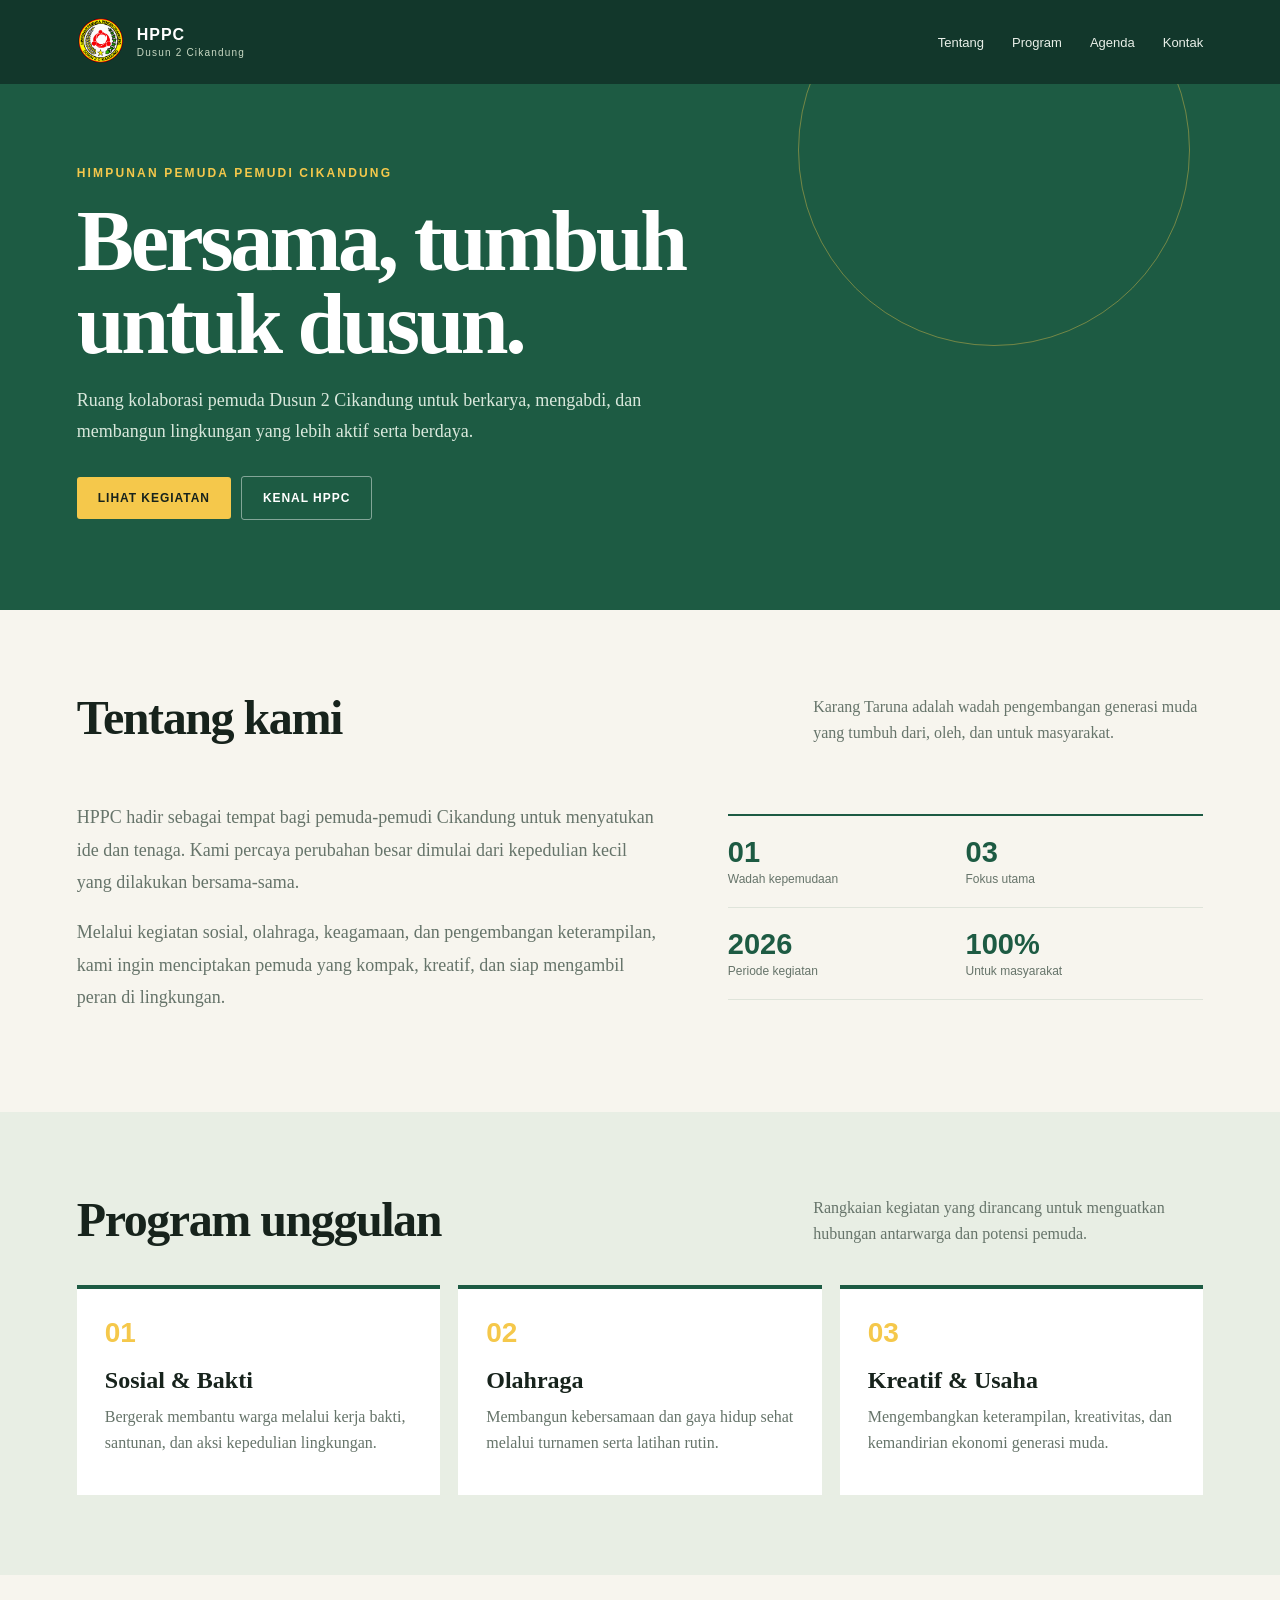
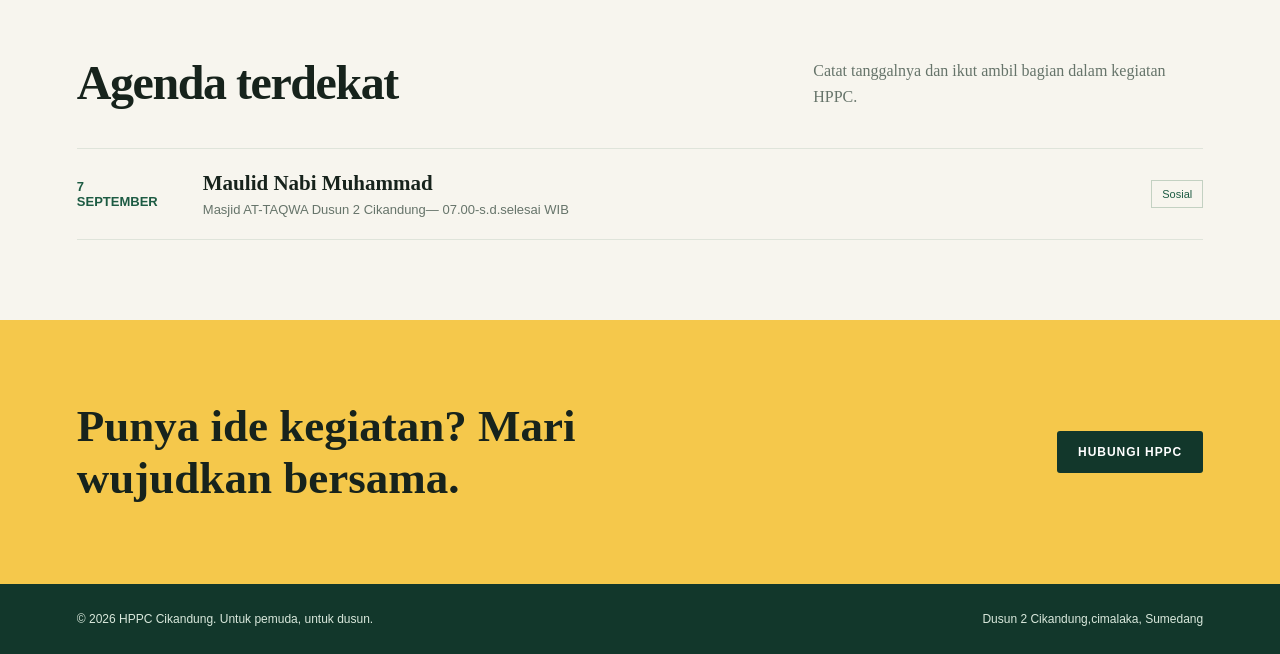
<file: index.html>
<!DOCTYPE html>
<html lang="id">
<head>
    <meta charset="UTF-8">
    <meta name="viewport" content="width=device-width, initial-scale=1.0">
    <meta name="description" content="Website resmi Karang Taruna Himpunan Pemuda Pemudi Cikandung.">
    <title>HPPC | Karang Taruna Dusun 2 Cikandung</title>
    <link rel="stylesheet" href="css/style.css">
    </style>
</head>
<body>
    <header class="topbar">
        <a class="brand" href="#beranda"><img src="logo.png" alt="Logo HPPC"><span>HPPC<small>Dusun 2 Cikandung</small></span></a>
        <button class="nav-toggle" aria-label="Buka menu navigasi" aria-expanded="false">&#9776;</button>
        <nav aria-label="Navigasi utama"><a href="#tentang">Tentang</a><a href="#program">Program</a><a href="#agenda">Agenda</a><a href="#kontak">Kontak</a></nav>
    </header>
    <main>
        <section class="hero" id="beranda"><div class="hero-inner"><div class="eyebrow">Himpunan Pemuda Pemudi Cikandung</div><h1>Bersama, tumbuh untuk dusun.</h1><p>Ruang kolaborasi pemuda Dusun 2 Cikandung untuk berkarya, mengabdi, dan membangun lingkungan yang lebih aktif serta berdaya.</p><a class="button" href="#program">Lihat kegiatan</a><a class="button alt" href="#tentang">Kenal HPPC</a></div></section>
        <section id="tentang"><div class="section-head"><h2>Tentang kami</h2><p>Karang Taruna adalah wadah pengembangan generasi muda yang tumbuh dari, oleh, dan untuk masyarakat.</p></div><div class="intro"><div class="intro-copy"><p>HPPC hadir sebagai tempat bagi pemuda-pemudi Cikandung untuk menyatukan ide dan tenaga. Kami percaya perubahan besar dimulai dari kepedulian kecil yang dilakukan bersama-sama.</p><p>Melalui kegiatan sosial, olahraga, keagamaan, dan pengembangan keterampilan, kami ingin menciptakan pemuda yang kompak, kreatif, dan siap mengambil peran di lingkungan.</p></div><div class="facts"><div class="fact"><strong>01</strong><span>Wadah kepemudaan</span></div><div class="fact"><strong>03</strong><span>Fokus utama</span></div><div class="fact"><strong>2026</strong><span>Periode kegiatan</span></div><div class="fact"><strong>100%</strong><span>Untuk masyarakat</span></div></div></div></section>
        <section class="programs" id="program"><div class="section-head"><h2>Program unggulan</h2><p>Rangkaian kegiatan yang dirancang untuk menguatkan hubungan antarwarga dan potensi pemuda.</p></div>
            <div class="cards"><article class="card"><span class="number">01</span><h3>Sosial & Bakti</h3><p>Bergerak membantu warga melalui kerja bakti, santunan, dan aksi kepedulian lingkungan.</p></article>
                <article class="card"><span class="number">02</span><h3>Olahraga</h3><p>Membangun kebersamaan dan gaya hidup sehat melalui turnamen serta latihan rutin.</p></article><article class="card"><span class="number">03</span><h3>Kreatif & Usaha</h3><p>Mengembangkan keterampilan, kreativitas, dan kemandirian ekonomi generasi muda.</p></article></div></section>
        <section id="agenda"><div class="section-head"><h2>Agenda terdekat</h2><p>Catat tanggalnya dan ikut ambil bagian dalam kegiatan HPPC.</p></div><div class="agenda-list"><article class="agenda"><div class="date">7<br>September</div><div><h3>Maulid Nabi Muhammad</h3><p>Masjid AT-TAQWA Dusun 2 Cikandung&mdash; 07.00-s.d.selesai WIB</p></div><span class="tag">Sosial</span></article>
            </section>
        <section class="cta" id="kontak"><h2>Punya ide kegiatan? Mari wujudkan bersama.</h2><a class="button" href="https://wa.me/081383925205">Hubungi HPPC</a></section>
    </main>
    <footer><p>&copy; <span id="year">2026</span> HPPC Cikandung. Untuk pemuda, untuk dusun.</p><p>Dusun 2 Cikandung,cimalaka, Sumedang</p></footer>
    <script src="js/script.js"></script>
</body>
</html>
</file>
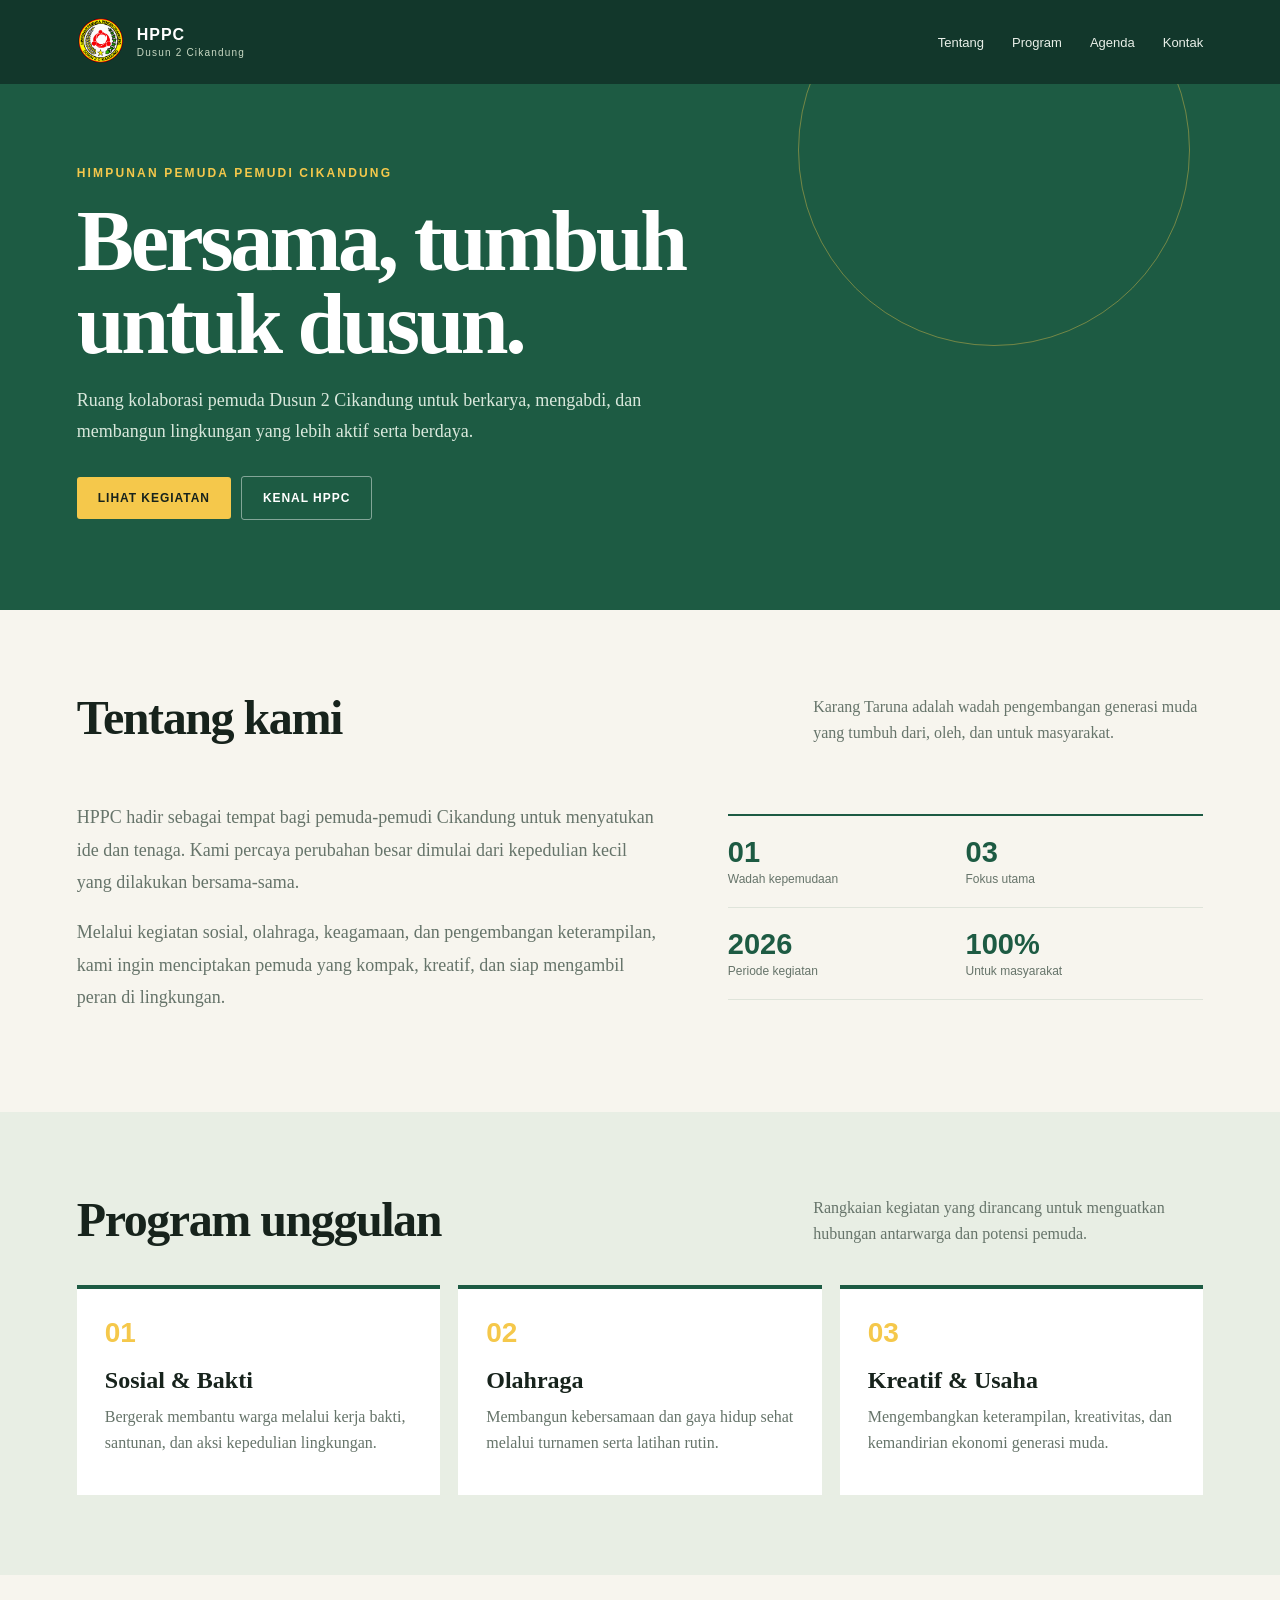
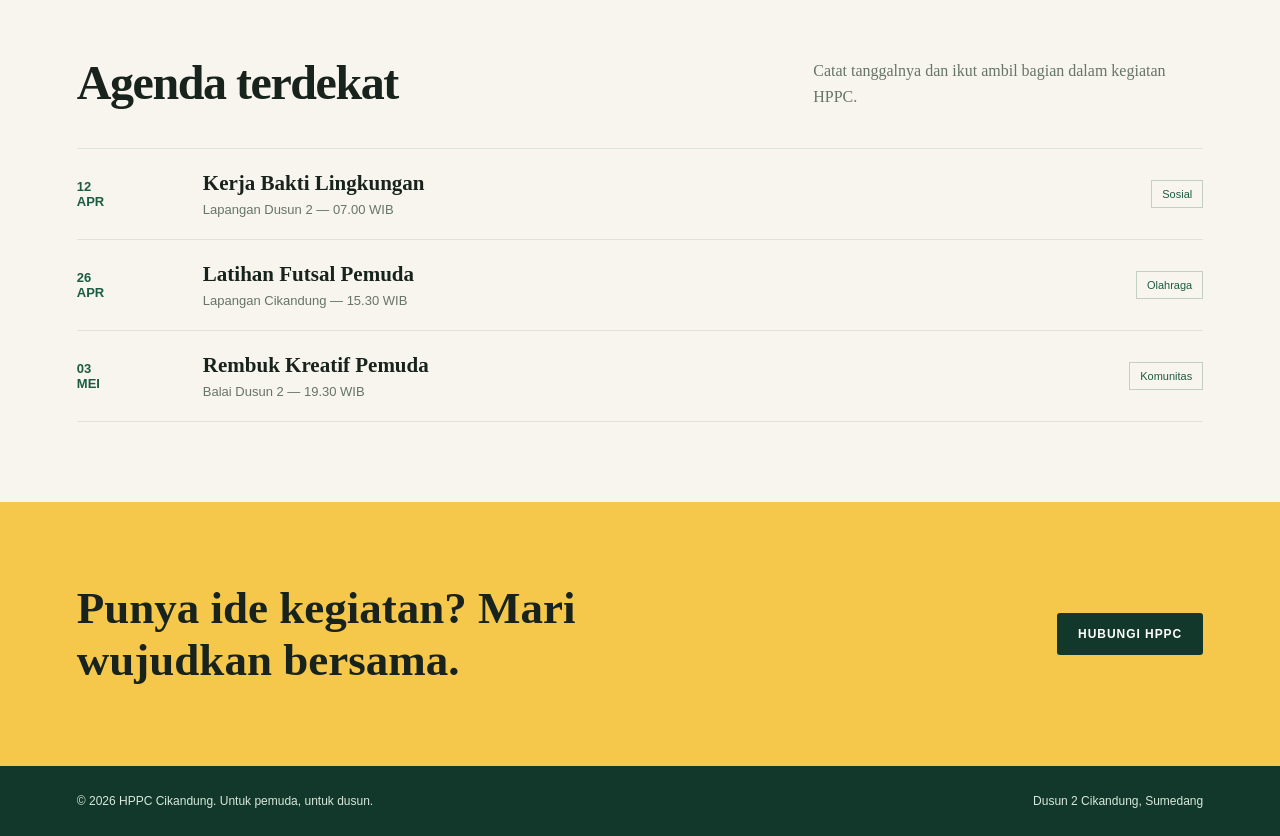
<file: hppc.html>
<!DOCTYPE html>
<html lang="id">
<head>
    <meta charset="UTF-8">
    <meta name="viewport" content="width=device-width, initial-scale=1.0">
    <meta name="description" content="Website resmi Karang Taruna Himpunan Pemuda Pemudi Cikandung.">
    <title>HPPC | Karang Taruna Dusun 2 Cikandung</title>
    <style>
        :root { --ink: #17231c; --green: #1d5b43; --deep: #12372b; --yellow: #f5c84b; --paper: #f7f5ee; --muted: #66746a; --line: #dfe4da; }
        * { box-sizing: border-box; }
        html { scroll-behavior: smooth; }
        body { margin: 0; color: var(--ink); background: var(--paper); font-family: Georgia, 'Times New Roman', serif; }
        a { color: inherit; text-decoration: none; }
        .topbar { padding: 18px 6vw; display: flex; align-items: center; justify-content: space-between; background: var(--deep); color: white; }
        .brand { display: flex; align-items: center; gap: 12px; font-family: Arial, sans-serif; font-weight: 800; letter-spacing: .06em; }
        .brand img { width: 48px; height: 48px; object-fit: contain; }
        .brand small { display: block; color: #c8d8c3; font-size: 10px; font-weight: 500; letter-spacing: .12em; margin-top: 3px; }
        nav { display: flex; gap: 28px; align-items: center; font-family: Arial, sans-serif; font-size: 13px; }
        nav a { color: #e9f0e9; transition: color .2s; } nav a:hover { color: var(--yellow); }
        .nav-toggle { display: none; border: 0; background: transparent; color: white; font-size: 25px; }
        .hero { background: var(--green); color: white; padding: 82px 6vw 90px; position: relative; overflow: hidden; }
        .hero:after { content: ''; position: absolute; width: 390px; height: 390px; border: 1px solid rgba(245,200,75,.4); border-radius: 50%; right: 7%; top: -130px; }
        .hero-inner { position: relative; z-index: 1; max-width: 760px; }
        .eyebrow { color: var(--yellow); font: 700 12px Arial, sans-serif; letter-spacing: .18em; text-transform: uppercase; }
        h1 { font-size: clamp(42px, 7vw, 86px); line-height: .96; margin: 20px 0; letter-spacing: -.04em; }
        .hero p { max-width: 580px; color: #d9e8dc; font-size: 18px; line-height: 1.7; margin-bottom: 30px; }
        .button { display: inline-block; background: var(--yellow); color: var(--ink); padding: 14px 21px; border-radius: 3px; font: 700 12px Arial, sans-serif; text-transform: uppercase; letter-spacing: .08em; }
        .button.alt { background: transparent; color: white; border: 1px solid rgba(255,255,255,.45); margin-left: 10px; }
        section { padding: 80px 6vw; } .section-head { display: flex; justify-content: space-between; align-items: end; gap: 20px; margin-bottom: 38px; }
        .section-head h2 { margin: 0; font-size: clamp(30px, 4vw, 48px); letter-spacing: -.03em; } .section-head p { max-width: 390px; color: var(--muted); line-height: 1.6; margin: 0; }
        .intro { display: grid; grid-template-columns: 1.1fr .9fr; gap: 70px; align-items: center; }
        .intro-copy p { color: var(--muted); font-size: 18px; line-height: 1.8; }
        .facts { border-top: 2px solid var(--green); display: grid; grid-template-columns: 1fr 1fr; } .fact { padding: 20px 12px 20px 0; border-bottom: 1px solid var(--line); } .fact strong { display: block; color: var(--green); font: 800 29px Arial, sans-serif; } .fact span { color: var(--muted); font: 12px Arial, sans-serif; }
        .programs { background: #e8eee4; } .cards { display: grid; grid-template-columns: repeat(3, 1fr); gap: 18px; } .card { background: white; padding: 28px; border-top: 4px solid var(--green); min-height: 210px; } .card .number { color: var(--yellow); font: 800 28px Arial, sans-serif; } .card h3 { margin: 18px 0 10px; font-size: 24px; } .card p { color: var(--muted); line-height: 1.65; margin: 0; }
        .agenda-list { border-top: 1px solid var(--line); } .agenda { display: grid; grid-template-columns: 100px 1fr auto; gap: 26px; align-items: center; padding: 22px 0; border-bottom: 1px solid var(--line); } .date { color: var(--green); font: 800 13px Arial, sans-serif; text-transform: uppercase; } .agenda h3 { margin: 0 0 6px; font-size: 21px; } .agenda p { margin: 0; color: var(--muted); font: 13px Arial, sans-serif; } .tag { border: 1px solid #c3d1c2; color: var(--green); padding: 7px 10px; font: 11px Arial, sans-serif; }
        .cta { background: var(--yellow); display: flex; justify-content: space-between; align-items: center; gap: 24px; } .cta h2 { font-size: clamp(28px, 4vw, 45px); max-width: 650px; margin: 0; } .cta .button { background: var(--deep); color: white; white-space: nowrap; }
        footer { padding: 28px 6vw; background: var(--deep); color: #d9e8dc; display: flex; justify-content: space-between; gap: 18px; font: 12px Arial, sans-serif; } footer p { margin: 0; }
        @media (max-width: 700px) { .topbar { padding: 14px 5vw; } .nav-toggle { display: block; } nav { display: none; position: absolute; left: 0; right: 0; top: 76px; padding: 20px 5vw; background: var(--deep); z-index: 4; flex-direction: column; align-items: start; } nav.open { display: flex; } .hero { padding: 65px 5vw 75px; } section { padding: 58px 5vw; } .intro, .cards { grid-template-columns: 1fr; gap: 30px; } .section-head { display: block; } .section-head p { margin-top: 14px; } .agenda { grid-template-columns: 70px 1fr; gap: 15px; } .tag { grid-column: 2; width: max-content; } .cta, footer { display: block; } .cta .button { margin-top: 22px; display: inline-block; } footer p + p { margin-top: 10px; } }
    </style>
</head>
<body>
    <header class="topbar">
        <a class="brand" href="#beranda"><img src="logo.png" alt="Logo HPPC"><span>HPPC<small>Dusun 2 Cikandung</small></span></a>
        <button class="nav-toggle" aria-label="Buka menu navigasi" aria-expanded="false">&#9776;</button>
        <nav aria-label="Navigasi utama"><a href="#tentang">Tentang</a><a href="#program">Program</a><a href="#agenda">Agenda</a><a href="#kontak">Kontak</a></nav>
    </header>
    <main>
        <section class="hero" id="beranda"><div class="hero-inner"><div class="eyebrow">Himpunan Pemuda Pemudi Cikandung</div><h1>Bersama, tumbuh untuk dusun.</h1><p>Ruang kolaborasi pemuda Dusun 2 Cikandung untuk berkarya, mengabdi, dan membangun lingkungan yang lebih aktif serta berdaya.</p><a class="button" href="#program">Lihat kegiatan</a><a class="button alt" href="#tentang">Kenal HPPC</a></div></section>
        <section id="tentang"><div class="section-head"><h2>Tentang kami</h2><p>Karang Taruna adalah wadah pengembangan generasi muda yang tumbuh dari, oleh, dan untuk masyarakat.</p></div><div class="intro"><div class="intro-copy"><p>HPPC hadir sebagai tempat bagi pemuda-pemudi Cikandung untuk menyatukan ide dan tenaga. Kami percaya perubahan besar dimulai dari kepedulian kecil yang dilakukan bersama-sama.</p><p>Melalui kegiatan sosial, olahraga, keagamaan, dan pengembangan keterampilan, kami ingin menciptakan pemuda yang kompak, kreatif, dan siap mengambil peran di lingkungan.</p></div><div class="facts"><div class="fact"><strong>01</strong><span>Wadah kepemudaan</span></div><div class="fact"><strong>03</strong><span>Fokus utama</span></div><div class="fact"><strong>2026</strong><span>Periode kegiatan</span></div><div class="fact"><strong>100%</strong><span>Untuk masyarakat</span></div></div></div></section>
        <section class="programs" id="program"><div class="section-head"><h2>Program unggulan</h2><p>Rangkaian kegiatan yang dirancang untuk menguatkan hubungan antarwarga dan potensi pemuda.</p></div><div class="cards"><article class="card"><span class="number">01</span><h3>Sosial & Bakti</h3><p>Bergerak membantu warga melalui kerja bakti, santunan, dan aksi kepedulian lingkungan.</p></article><article class="card"><span class="number">02</span><h3>Olahraga</h3><p>Membangun kebersamaan dan gaya hidup sehat melalui turnamen serta latihan rutin.</p></article><article class="card"><span class="number">03</span><h3>Kreatif & Usaha</h3><p>Mengembangkan keterampilan, kreativitas, dan kemandirian ekonomi generasi muda.</p></article></div></section>
        <section id="agenda"><div class="section-head"><h2>Agenda terdekat</h2><p>Catat tanggalnya dan ikut ambil bagian dalam kegiatan HPPC.</p></div><div class="agenda-list"><article class="agenda"><div class="date">12<br>APR</div><div><h3>Kerja Bakti Lingkungan</h3><p>Lapangan Dusun 2 &mdash; 07.00 WIB</p></div><span class="tag">Sosial</span></article><article class="agenda"><div class="date">26<br>APR</div><div><h3>Latihan Futsal Pemuda</h3><p>Lapangan Cikandung &mdash; 15.30 WIB</p></div><span class="tag">Olahraga</span></article><article class="agenda"><div class="date">03<br>MEI</div><div><h3>Rembuk Kreatif Pemuda</h3><p>Balai Dusun 2 &mdash; 19.30 WIB</p></div><span class="tag">Komunitas</span></article></div></section>
        <section class="cta" id="kontak"><h2>Punya ide kegiatan? Mari wujudkan bersama.</h2><a class="button" href="mailto:hppc.cikandung@gmail.com">Hubungi HPPC</a></section>
    </main>
    <footer><p>&copy; <span id="year">2026</span> HPPC Cikandung. Untuk pemuda, untuk dusun.</p><p>Dusun 2 Cikandung, Sumedang</p></footer>
    <script>
        const toggle = document.querySelector('.nav-toggle');
        const navigation = document.querySelector('nav');
        toggle.addEventListener('click', () => { const isOpen = navigation.classList.toggle('open'); toggle.setAttribute('aria-expanded', isOpen); });
        navigation.querySelectorAll('a').forEach((link) => link.addEventListener('click', () => navigation.classList.remove('open')));
        document.querySelector('#year').textContent = new Date().getFullYear();
    </script>
</body>
</html>
</file>
<file: css/style.css>
:root {
    --ink: #17231c;
    --green: #1d5b43;
    --deep: #12372b;
    --yellow: #f5c84b;
    --paper: #f7f5ee;
    --muted: #66746a;
    --line: #dfe4da;
}

* {
    box-sizing: border-box;
}

html {
    scroll-behavior: smooth;
}

body {
    margin: 0;
    color: var(--ink);
    background: var(--paper);
    font-family: Georgia, 'Times New Roman', serif;
}

a {
    color: inherit;
    text-decoration: none;
}

.topbar {
    padding: 18px 6vw;
    display: flex;
    align-items: center;
    justify-content: space-between;
    background: var(--deep);
    color: white;
}

.brand {
    display: flex;
    align-items: center;
    gap: 12px;
    font-family: Arial, sans-serif;
    font-weight: 800;
    letter-spacing: .06em;
}

.brand img {
    width: 48px;
    height: 48px;
    object-fit: contain;
}

.brand small {
    display: block;
    color: #c8d8c3;
    font-size: 10px;
    font-weight: 500;
    letter-spacing: .12em;
    margin-top: 3px;
}

nav {
    display: flex;
    gap: 28px;
    align-items: center;
    font-family: Arial, sans-serif;
    font-size: 13px;
}

nav a {
    color: #e9f0e9;
    transition: color .2s;
}

nav a:hover {
    color: var(--yellow);
}

.nav-toggle {
    display: none;
    border: 0;
    background: transparent;
    color: white;
    font-size: 25px;
}

.hero {
    position: relative;
    overflow: hidden;
    padding: 82px 6vw 90px;
    background: var(--green);
    color: white;
}

.hero::after {
    content: '';
    position: absolute;
    top: -130px;
    right: 7%;
    width: 390px;
    height: 390px;
    border: 1px solid rgba(245, 200, 75, .4);
    border-radius: 50%;
}

.hero-inner {
    position: relative;
    z-index: 1;
    max-width: 760px;
}

.eyebrow {
    color: var(--yellow);
    font: 700 12px Arial, sans-serif;
    letter-spacing: .18em;
    text-transform: uppercase;
}

h1 {
    margin: 20px 0;
    font-size: clamp(42px, 7vw, 86px);
    line-height: .96;
    letter-spacing: -.04em;
}

.hero p {
    max-width: 580px;
    margin-bottom: 30px;
    color: #d9e8dc;
    font-size: 18px;
    line-height: 1.7;
}

.button {
    display: inline-block;
    padding: 14px 21px;
    border-radius: 3px;
    background: var(--yellow);
    color: var(--ink);
    font: 700 12px Arial, sans-serif;
    letter-spacing: .08em;
    text-transform: uppercase;
}

.button.alt {
    margin-left: 10px;
    border: 1px solid rgba(255, 255, 255, .45);
    background: transparent;
    color: white;
}

section {
    padding: 80px 6vw;
}

.section-head {
    display: flex;
    align-items: end;
    justify-content: space-between;
    gap: 20px;
    margin-bottom: 38px;
}

.section-head h2 {
    margin: 0;
    font-size: clamp(30px, 4vw, 48px);
    letter-spacing: -.03em;
}

.section-head p {
    max-width: 390px;
    margin: 0;
    color: var(--muted);
    line-height: 1.6;
}

.intro {
    display: grid;
    grid-template-columns: 1.1fr .9fr;
    align-items: center;
    gap: 70px;
}

.intro-copy p {
    color: var(--muted);
    font-size: 18px;
    line-height: 1.8;
}

.facts {
    display: grid;
    grid-template-columns: 1fr 1fr;
    border-top: 2px solid var(--green);
}

.fact {
    padding: 20px 12px 20px 0;
    border-bottom: 1px solid var(--line);
}

.fact strong {
    display: block;
    color: var(--green);
    font: 800 29px Arial, sans-serif;
}

.fact span {
    color: var(--muted);
    font: 12px Arial, sans-serif;
}

.programs {
    background: #e8eee4;
}

.cards {
    display: grid;
    grid-template-columns: repeat(3, 1fr);
    gap: 18px;
}

.card {
    min-height: 210px;
    padding: 28px;
    border-top: 4px solid var(--green);
    background: white;
}

.card .number {
    color: var(--yellow);
    font: 800 28px Arial, sans-serif;
}

.card h3 {
    margin: 18px 0 10px;
    font-size: 24px;
}

.card p {
    margin: 0;
    color: var(--muted);
    line-height: 1.65;
}

.agenda-list {
    border-top: 1px solid var(--line);
}

.agenda {
    display: grid;
    grid-template-columns: 100px 1fr auto;
    align-items: center;
    gap: 26px;
    padding: 22px 0;
    border-bottom: 1px solid var(--line);
}

.date {
    color: var(--green);
    font: 800 13px Arial, sans-serif;
    text-transform: uppercase;
}

.agenda h3 {
    margin: 0 0 6px;
    font-size: 21px;
}

.agenda p {
    margin: 0;
    color: var(--muted);
    font: 13px Arial, sans-serif;
}

.tag {
    padding: 7px 10px;
    border: 1px solid #c3d1c2;
    color: var(--green);
    font: 11px Arial, sans-serif;
}

.cta {
    display: flex;
    align-items: center;
    justify-content: space-between;
    gap: 24px;
    background: var(--yellow);
}

.cta h2 {
    max-width: 650px;
    margin: 0;
    font-size: clamp(28px, 4vw, 45px);
}

.cta .button {
    background: var(--deep);
    color: white;
    white-space: nowrap;
}

footer {
    display: flex;
    justify-content: space-between;
    gap: 18px;
    padding: 28px 6vw;
    background: var(--deep);
    color: #d9e8dc;
    font: 12px Arial, sans-serif;
}

footer p {
    margin: 0;
}

@media (max-width: 700px) {
    .topbar {
        padding: 14px 5vw;
    }

    .nav-toggle {
        display: block;
    }

    nav {
        display: none;
        position: absolute;
        top: 76px;
        right: 0;
        left: 0;
        z-index: 4;
        flex-direction: column;
        align-items: start;
        padding: 20px 5vw;
        background: var(--deep);
    }

    nav.open {
        display: flex;
    }

    .hero {
        padding: 65px 5vw 75px;
    }

    section {
        padding: 58px 5vw;
    }

    .intro,
    .cards {
        grid-template-columns: 1fr;
        gap: 30px;
    }

    .section-head {
        display: block;
    }

    .section-head p {
        margin-top: 14px;
    }

    .agenda {
        grid-template-columns: 70px 1fr;
        gap: 15px;
    }

    .tag {
        grid-column: 2;
        width: max-content;
    }

    .cta,
    footer {
        display: block;
    }

    .cta .button {
        display: inline-block;
        margin-top: 22px;
    }

    footer p + p {
        margin-top: 10px;
    }
}
</file>
